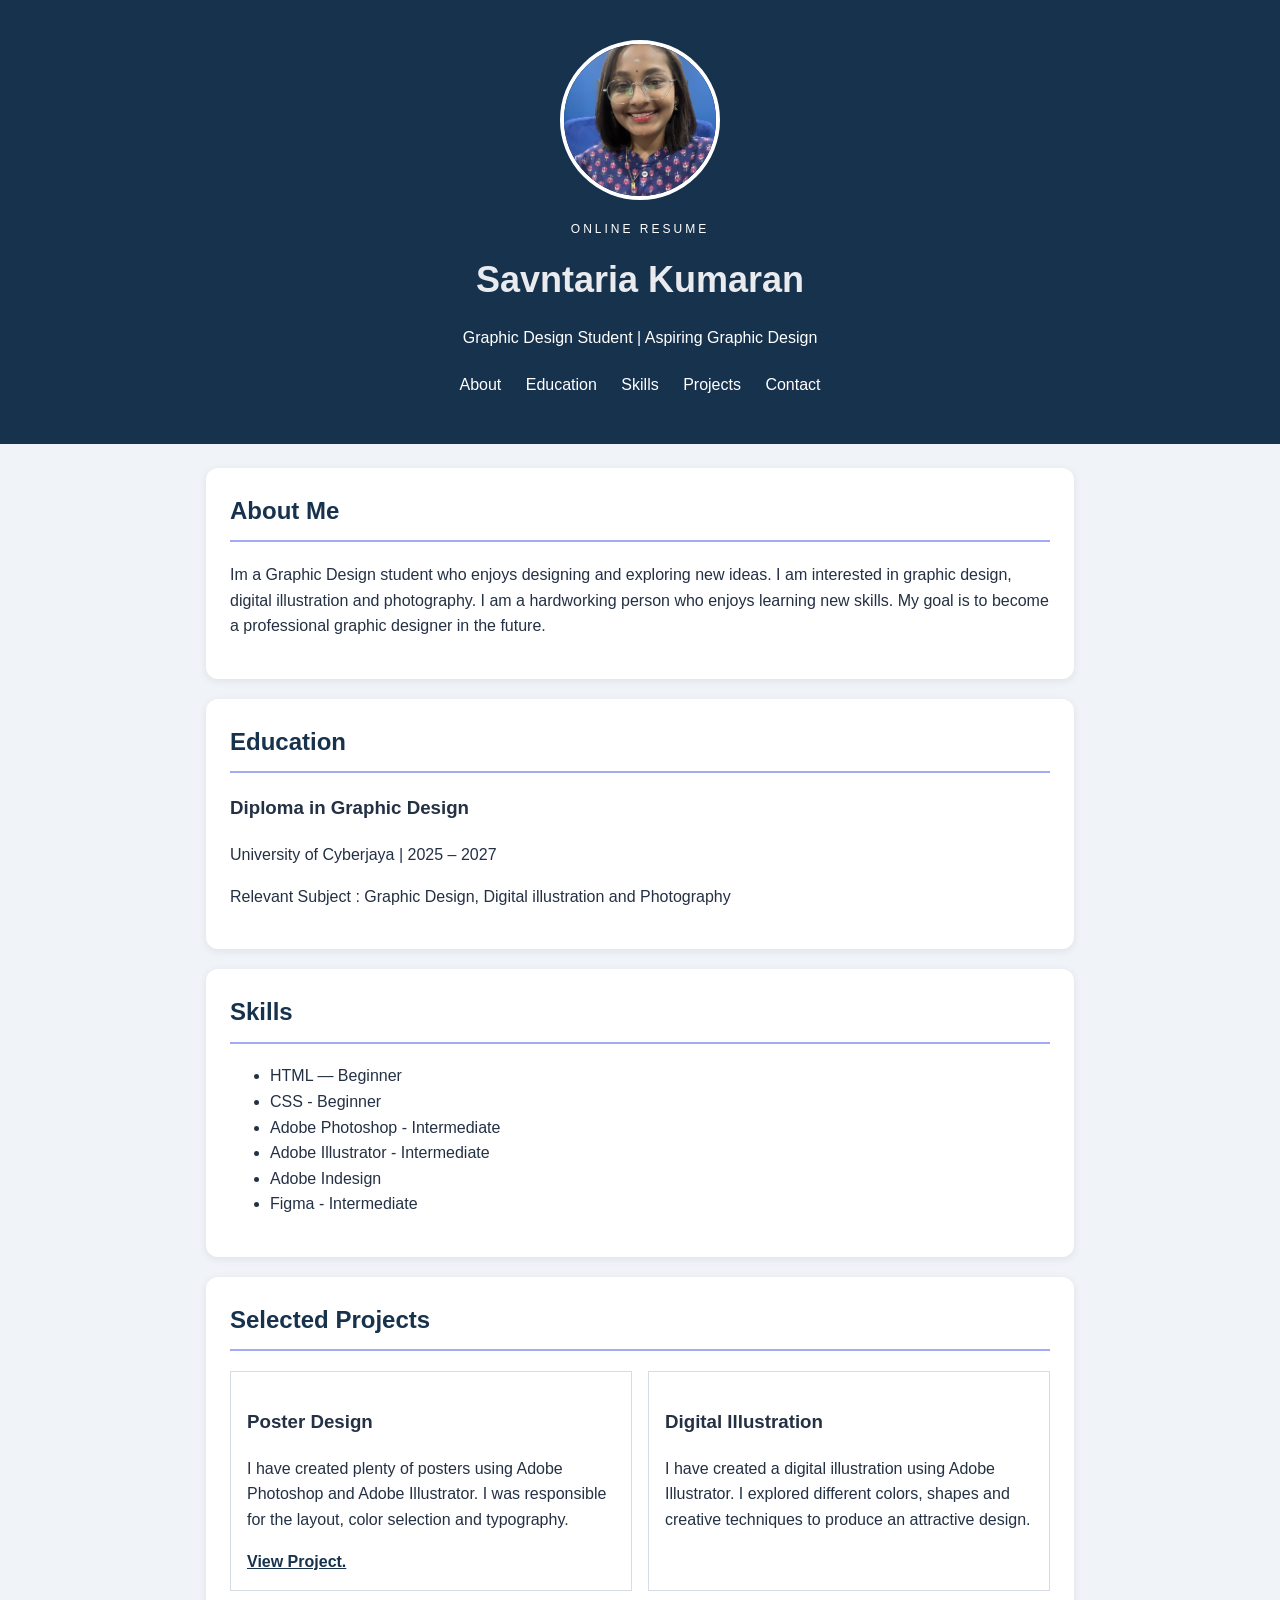
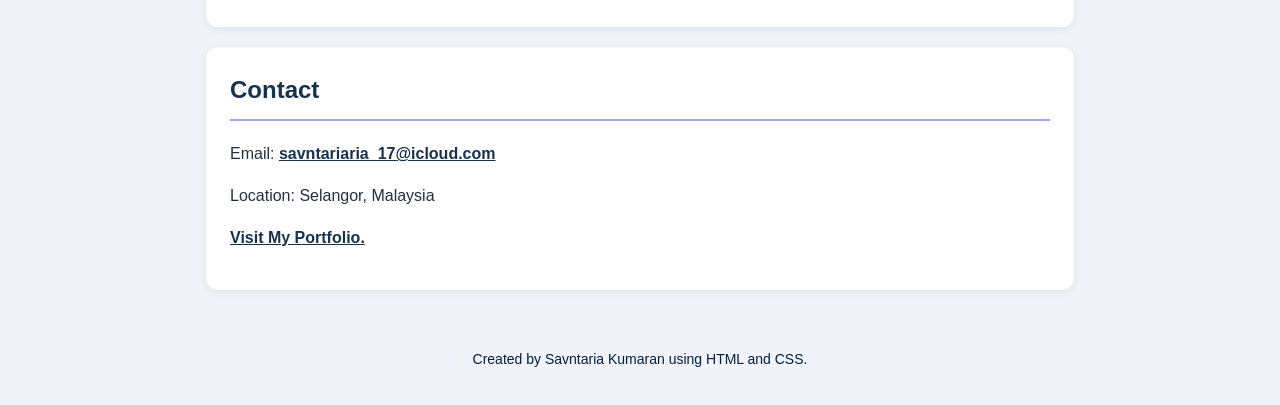
<file: exercise 1/index.html>
<!DOCTYPE html>
<html lang="en">
<head>
  <meta charset="UTF-8">
  <meta name="viewport" content="width=device-width, initial-scale=1.0">
  <!-- TODO 1: Change the page title. -->
  <title>Savntaria Kumaran | Resume</title>
  <link rel="stylesheet" href="style.css">
</head>
<body>
  <header class="profile">
    <!-- TODO 2: Replace the text with your details. -->
    <!-- Replace src with images/profile.jpg after adding your own photo.
         Update alt to describe your photo, for example: Portrait of Your Name. -->
    <img class="profile-photo" src="image/profile.jpeg"
         alt="Portrait of Savntaria" width="160" height="160">
    <p class="label">ONLINE RESUME</p>
    <h1>Savntaria Kumaran</h1>
    <p>Graphic Design Student | Aspiring Graphic Design</p>
    <nav aria-label="Resume sections">
      <a href="#about">About</a>
      <a href="#education">Education</a>
      <a href="#skills">Skills</a>
      <a href="#projects">Projects</a>
      <a href="#contact">Contact</a>
    </nav>
  </header>

  <main class="container">
    <section id="about">
      <h2>About Me</h2>
      <p>Im a Graphic Design student who enjoys designing and exploring
        new ideas. I am interested in graphic design, digital illustration and photography. 
        I am a hardworking person who enjoys learning new skills. 
        My goal is to become a professional graphic designer in the future.
      </p>
    </section>

    <section id="education">
      <h2>Education</h2>
      <h3>Diploma in Graphic Design</h3>
      <p>University of Cyberjaya | 2025 – 2027</p>
      <p>Relevant Subject : Graphic Design, Digital illustration and Photography</p>
    </section>

    <section id="skills">
      <h2>Skills</h2>
      <ul>
        <li>HTML — Beginner</li>
        <li>CSS - Beginner</li>
        <li>Adobe Photoshop - Intermediate</li>
        <li>Adobe Illustrator - Intermediate</li>
        <li>Adobe Indesign</li>
        <li>Figma - Intermediate</li>
      </ul>
    </section>

    <section id="projects">
      <h2>Selected Projects</h2>
      <div class="project-list">
        <article class="project-card">
          <h3>Poster Design</h3>
          <p>I have created plenty of posters using Adobe Photoshop and Adobe Illustrator.
            I was responsible for the layout, color selection and typography.
          </p>
          <a href="projects/poster 2.png">View Project.</a>
          <!-- TODO 5: Add a descriptive link to a real project or portfolio. -->
        </article>
        <article class="project-card">
          <h3>Digital Illustration</h3>
          <p>I have created a digital illustration using Adobe Illustrator.
            I explored different colors, shapes and creative techniques to produce an attractive design.
          </p>
      </div>
    </section>

    <section id="contact">
      <h2>Contact</h2>
      <!-- TODO 7: Replace this example email with an email you wish to share. -->
      <p>Email: <a href="mailto:savntariaria_17@icloud.com">savntariaria_17@icloud.com</a></p>
      <p>Location: Selangor, Malaysia</p>
      <p>
        <a href="https://www.behance.net/" target="_blank">
          Visit My Portfolio.
        </a>
      </p>
      <!-- TODO 8: Add a portfolio link with descriptive link text. -->
    </section>
  </main>

  <footer>
    <p>Created by Savntaria Kumaran using HTML and CSS.</p>
  </footer>
</body>
</html>
</file>
<file: exercise 1/style.css>
/* STARTER CSS: complete the TODO tasks below. No frameworks required. */
* {
  box-sizing: border-box;
}

body {
  margin: 0;
  font-family: Arial, sans-serif;
  line-height: 1.6;
  color: #243044;
  background-color: #f0f3f7;
}

.profile {
  padding: 40px 20px;
  text-align: center;
  background-color: #17324d;
  color: #ffffff;
}

.profile-photo {
  width: 160px;
  height: 160px;
  border-radius: 50%;
  object-fit: cover;
  border: 4px solid #d6c4f0;
}

.label {
  font-size: 12px;
  letter-spacing: 3px;
}

h1 {
  margin: 8px 0;
  color: #eaebef;
  font-size: 36px;
}

nav a {
  display: inline-block;
  margin: 6px 10px;
  color: #ffffff;
  text-decoration: none;
}

nav a:hover {
  text-decoration: underline;
}

nav a:focus-visible {
  outline: 2px solid #ffffff;
  outline-offset: 4px;
}

.container {
  max-width: 900px;
  margin: 24px auto;
  padding: 0 16px;
}

section {
  margin-bottom: 20px;
  padding: 24px;
  background-color: #ffffff;
  border-radius: 12px;
  box-shadow: 0 2px 8px rgba(0, 0, 0, 0.08);
}

h2 {
  margin-top: 0;
  color: #17324d;
  border-bottom: 2px solid #a2abf2;
  padding-bottom: 10px;
}

.project-list {
  display: flex;
  gap: 16px;
  flex-wrap: wrap;
}

.project-card {
  padding: 16px;
  border: 1px solid #d5dce5;
  margin-bottom: 12px;
  flex: 1 1 250px;
}

/* TODO H: Style links inside main. Keep them visibly identifiable. */
main a {
  color: #17324d;
  text-decoration: underline;
  font-weight: bold;
}

footer {
  text-align: center;
  padding: 20px;
  font-size: 14px;
  color: #011f45;
}

/* TODO J: Inside this media query, reduce header padding and h1 font-size. */
@media (max-width: 600px) {
  .profile {
    padding: 20px;
  }
  h1 {
    font-size: 28px;
  }
}

/* Profile photo: object-fit crops your image to fill the circular frame. */
.profile-photo {
  display: block;
  width: 160px;
  height: 160px;
  margin: 0 auto 20px;
  border: 4px solid #ffffff;
  border-radius: 50%;
  object-fit: cover;
  background-color: #e4eaf2;
}

.project.image {
  display: block;
  width: 100%;
  max-width: 600px;
  height: auto;
  margin: 20px auto;
  border-radius: 10px;
}
</file>
